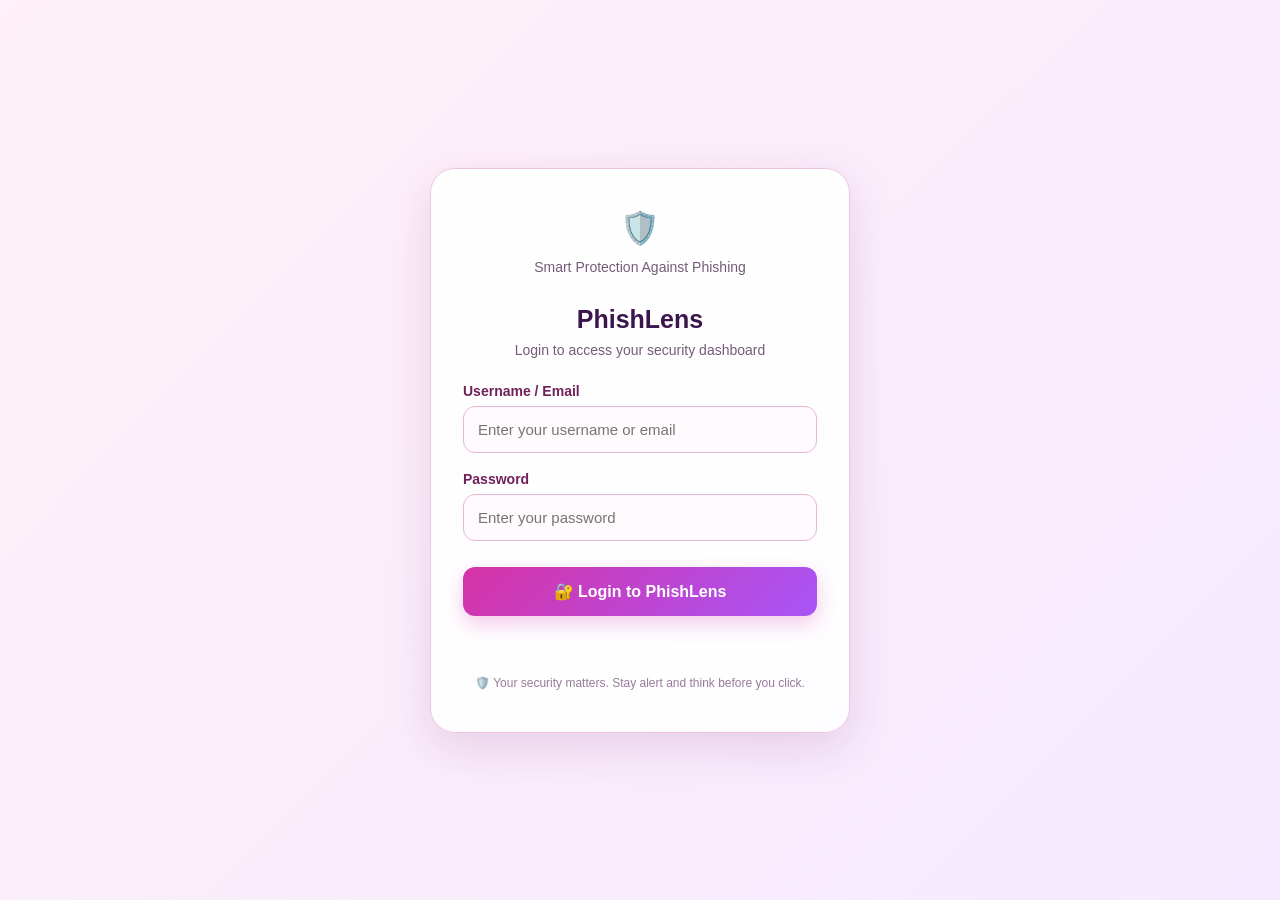
<file: index.html>
<!DOCTYPE html>
<html lang="en">
<head>
    <meta charset="UTF-8">
    <meta name="viewport" content="width=device-width, initial-scale=1.0">
    <title>PhishLens | Think Before You Click</title>

    <script>
        if (sessionStorage.getItem("phishlensLoggedIn") !== "true") {
            window.location.href = "login.html";
        }
    </script>

    <link rel="stylesheet" href="style.css">
    <script src="script.js" defer></script>

    <style>
        * {
            box-sizing: border-box;
        }

        body {
            margin: 0;
            color: #39164b;
            background: linear-gradient(135deg, #fff4fa, #f8eaff);
            font-family: Arial, sans-serif;
        }

        .container {
            width: 100%;
            max-width: 1400px;
            margin: auto;
            padding: 0 24px;
        }

        /* HEADER AND NAVIGATION */

        .site-header {
            display: flex;
            align-items: center;
            justify-content: space-between;
            gap: 20px;
            padding: 18px 0;
            border-bottom: 1px solid #f0d9ed;
        }

        .brand {
            display: flex;
            align-items: center;
            gap: 10px;
            font-size: 27px;
            font-weight: 800;
            white-space: nowrap;
        }

        .brand-icon {
            font-size: 34px;
        }

        .brand span {
            color: #d52da9;
        }

        .security-label {
            color: #754d80;
            font-size: 14px;
            white-space: nowrap;
        }

        .navbar {
            display: flex;
            justify-content: center;
            align-items: center;
            flex-wrap: wrap;
            gap: 8px;
            padding: 15px 0 20px;
        }

        .navbar a {
            display: inline-flex;
            align-items: center;
            justify-content: center;
            gap: 6px;
            padding: 11px 14px;
            border-radius: 25px;
            color: #592b70;
            text-decoration: none;
            font-size: 14px;
            font-weight: 700;
            border: 1px solid transparent;
            transition: 0.2s ease;
        }

        .navbar a:hover,
        .navbar a.active {
            color: white;
            background: linear-gradient(110deg, #d52eaa, #a849ed);
            box-shadow: 0 5px 15px #d52eaa30;
        }

        /* HERO */

        .hero {
            display: grid;
            grid-template-columns: 1fr 1fr;
            align-items: center;
            gap: 30px;
            padding: 50px 3% 65px;
        }

        .badge {
            display: inline-block;
            padding: 10px 17px;
            border: 1px solid #e9a7df;
            border-radius: 25px;
            color: #c42c9b;
            background: #ffebf8;
            font-size: 14px;
            font-weight: 700;
        }

        .hero h1 {
            margin: 24px 0 12px;
            font-size: clamp(38px, 5vw, 65px);
            line-height: 1.12;
            letter-spacing: -1.5px;
        }

        .gradient-text {
            color: #d52eaa;
        }

        .tagline {
            margin: 12px 0 25px;
            color: #603a78;
            font-size: clamp(23px, 3vw, 34px);
            font-style: italic;
        }

        .hero-description {
            max-width: 580px;
            color: #74627d;
            font-size: 18px;
            line-height: 1.8;
        }

        .hero-buttons {
            display: flex;
            flex-wrap: wrap;
            gap: 14px;
            margin-top: 30px;
        }

        .action-btn {
            display: inline-flex;
            align-items: center;
            justify-content: center;
            gap: 9px;
            padding: 16px 24px;
            border: 0;
            border-radius: 17px;
            color: white;
            background: linear-gradient(110deg, #d52eaa, #a849ed);
            text-decoration: none;
            font-size: 16px;
            font-weight: 700;
            cursor: pointer;
            box-shadow: 0 9px 20px #d52eaa30;
            transition: transform 0.2s;
        }

        .action-btn:hover {
            transform: translateY(-3px);
        }

        /* CYBERSECURITY ILLUSTRATION */

        .hero-art {
            display: flex;
            justify-content: center;
            align-items: center;
            min-width: 0;
        }

        .hero-art svg {
            display: block;
            width: 100%;
            max-width: 510px;
            height: auto;
        }

        /* ABOUT PROJECT */

        .about-section {
            display: grid;
            grid-template-columns: 0.8fr 1.5fr;
            align-items: center;
            gap: 35px;
            padding: 35px;
            margin-bottom: 65px;
            background: #ffffffd9;
            border: 1px solid #f1d8ed;
            border-radius: 30px;
            box-shadow: 0 10px 30px #b75ab00b;
        }

        .about-art {
            text-align: center;
        }

        .about-art svg {
            width: 100%;
            max-width: 290px;
            height: auto;
        }

        .section-title {
            margin: 17px 0;
            font-size: 32px;
        }

        .section-description {
            color: #74627d;
            font-size: 17px;
            line-height: 1.85;
        }

        /* FEATURES */

        .features-section {
            padding: 0 2% 65px;
        }

        .features-heading {
            margin: 17px 0 25px;
            font-size: 30px;
        }

        .features-grid {
            display: grid;
            grid-template-columns: repeat(4, minmax(0, 1fr));
            gap: 17px;
        }

        .feature-card {
            padding: 25px 17px;
            text-align: center;
            background: #ffffffdb;
            border: 1px solid #f1d8ed;
            border-radius: 23px;
            transition: transform 0.2s, box-shadow 0.2s;
        }

        .feature-card:hover {
            transform: translateY(-4px);
            box-shadow: 0 12px 25px #c65cb51a;
        }

        .feature-icon {
            display: flex;
            align-items: center;
            justify-content: center;
            width: 66px;
            height: 66px;
            margin: 0 auto 17px;
            border-radius: 50%;
            color: white;
            background: linear-gradient(135deg, #e83cb2, #a849ed);
            font-size: 29px;
        }

        .feature-card h3 {
            font-size: 18px;
            line-height: 1.4;
        }

        .feature-card p {
            color: #74627d;
            font-size: 14px;
            line-height: 1.7;
        }

        /* WHY PHISHLENS */

        .why-section {
            display: grid;
            grid-template-columns: 0.8fr 1.5fr;
            align-items: center;
            gap: 30px;
            padding: 32px;
            margin-bottom: 55px;
            border: 1px solid #efd4f0;
            border-radius: 30px;
            background: linear-gradient(115deg, #fbe2fa, #f4e6ff);
        }

        .why-art {
            text-align: center;
        }

        .why-art svg {
            width: 100%;
            max-width: 300px;
            height: auto;
        }

        .why-section h2 {
            margin: 17px 0 10px;
            font-size: 30px;
        }

        .why-section p {
            color: #684f76;
            font-size: 16px;
            line-height: 1.8;
        }

        .benefits {
            display: grid;
            grid-template-columns: repeat(4, minmax(0, 1fr));
            gap: 12px;
            margin-top: 25px;
        }

        .benefit {
            text-align: center;
            color: #634477;
            font-size: 13px;
            line-height: 1.5;
        }

        .benefit-icon {
            display: flex;
            align-items: center;
            justify-content: center;
            width: 43px;
            height: 43px;
            margin: 0 auto 9px;
            border-radius: 50%;
            background: #f4c9f0;
            font-size: 21px;
        }

        /* FOOTER */

        .site-footer {
            padding: 30px 15px;
            margin: 0 -24px;
            text-align: center;
            color: #62327c;
            background: linear-gradient(110deg, #f0d4ff, #fce0f6, #eac6ff);
        }

        .site-footer p {
            margin: 8px 0;
            line-height: 1.7;
        }

        .footer-tagline {
            font-size: 20px;
            font-style: italic;
            font-weight: 700;
        }

        /* RESPONSIVE */

        @media (max-width: 900px) {
            .site-header {
                flex-wrap: wrap;
            }

            .hero {
                grid-template-columns: 1fr;
                text-align: center;
                padding: 35px 2% 50px;
            }

            .hero-description {
                margin-left: auto;
                margin-right: auto;
            }

            .hero-buttons {
                justify-content: center;
            }

            .hero-art {
                max-width: 480px;
                margin: auto;
            }

            .features-grid {
                grid-template-columns: repeat(2, minmax(0, 1fr));
            }

            .about-section,
            .why-section {
                grid-template-columns: 1fr;
                text-align: center;
            }

            .about-art {
                order: 2;
            }
        }

        @media (max-width: 600px) {
            .container {
                padding: 0 15px;
            }

            .site-header {
                justify-content: center;
                gap: 10px;
            }

            .brand {
                font-size: 25px;
            }

            .security-label {
                font-size: 12px;
            }

            .navbar {
                gap: 6px;
                padding: 12px 0 18px;
            }

            .navbar a {
                padding: 9px 11px;
                font-size: 12px;
            }

            .hero {
                padding-top: 30px;
                gap: 20px;
            }

            .hero h1 {
                font-size: 39px;
            }

            .tagline {
                font-size: 25px;
            }

            .hero-description {
                font-size: 16px;
            }

            .hero-buttons {
                flex-direction: column;
            }

            .action-btn {
                width: 100%;
                padding: 16px;
            }

            .about-section {
                padding: 22px;
                gap: 15px;
                margin-bottom: 45px;
            }

            .section-title,
            .why-section h2 {
                font-size: 27px;
            }

            .section-description {
                font-size: 15px;
            }

            .features-section {
                padding-bottom: 45px;
            }

            .features-heading {
                font-size: 26px;
            }

            .features-grid {
                gap: 12px;
            }

            .feature-card {
                padding: 20px 12px;
            }

            .feature-card h3 {
                font-size: 16px;
            }

            .feature-card p {
                font-size: 13px;
            }

            .why-section {
                padding: 22px 16px;
                margin-bottom: 35px;
            }

            .benefits {
                grid-template-columns: repeat(2, minmax(0, 1fr));
                gap: 20px;
            }

            .site-footer {
                margin: 0 -15px;
            }
        }
    </style>
</head>

<body>

<div class="container">

    <!-- HEADER -->
    <header class="site-header">
        <div class="brand">
            <span class="brand-icon">🛡️</span>
            <div>Phish<span>Lens</span></div>
        </div>
        <div class="security-label">🔐 Security First</div>
    </header>

    <!-- STYLED NAVIGATION -->
    <nav class="navbar">
        <a href="index.html" class="active">⌂ Home</a>
        <a href="url-analyzer.html">↗ URL Analyzer</a>
        <a href="message-analyzer.html">✉ Message Analyzer</a>
        <a href="dashboard.html">▥ Dashboard</a>
        <a href="history.html">◷ History</a>
        <a href="safety.html">⬡ Safety Tips</a>
        <a href="login.html"
           onclick="sessionStorage.removeItem('phishlensLoggedIn')">
           ⇥ Logout
        </a>
    </nav>

    <!-- HERO SECTION -->
    <section class="hero">

        <div class="hero-content">
            <div class="badge">🛡️ Cybersecurity Awareness</div>

            <h1>
                Think Before<br>
                You <span class="gradient-text">Click.</span>
            </h1>

            <div class="tagline">Stay Alert. Stay Secure.</div>

            <p class="hero-description">
                PhishLens helps you identify suspicious URLs and messages,
                recognize common phishing warning signs, and build safer
                online habits.
            </p>

            <div class="hero-buttons">
                <button class="action-btn" onclick="runURLScan()">
                    🔗 Analyze URL
                </button>

                <button class="action-btn" onclick="runMessageScan()">
                    ✉ Analyze Message
                </button>
            </div>
        </div>

        <!-- CUSTOM CYBERSECURITY ILLUSTRATION -->
        <div class="hero-art">
            <svg viewBox="0 0 520 430" role="img"
                 aria-label="Cybersecurity illustration showing a laptop, shield, suspicious email and magnifying glass">
                <defs>
                    <linearGradient id="screenGradient" x1="0" y1="0" x2="1" y2="1">
                        <stop offset="0%" stop-color="#d85bdf"/>
                        <stop offset="100%" stop-color="#7545d9"/>
                    </linearGradient>
                    <linearGradient id="shieldGradient" x1="0" y1="0" x2="1" y2="1">
                        <stop offset="0%" stop-color="#f15dc5"/>
                        <stop offset="100%" stop-color="#8d42e6"/>
                    </linearGradient>
                </defs>

                <ellipse cx="260" cy="355" rx="220" ry="36" fill="#e8c9f8"/>
                <circle cx="260" cy="205" r="165" fill="#f4dafa"/>
                <circle cx="390" cy="125" r="68" fill="#e6c9ff"/>
                <circle cx="110" cy="265" r="65" fill="#f8d8ef"/>

                <!-- laptop -->
                <rect x="100" y="140" width="300" height="200" rx="17"
                      fill="#42216b"/>
                <rect x="112" y="152" width="276" height="174" rx="10"
                      fill="url(#screenGradient)"/>

                <!-- screen decoration -->
                <circle cx="135" cy="168" r="4" fill="#ffb4df"/>
                <circle cx="149" cy="168" r="4" fill="#f7d4ff"/>
                <circle cx="163" cy="168" r="4" fill="#ffb4df"/>

                <!-- shield -->
                <path d="M250 185 L310 207 L303 267
                         Q290 293 250 310 Q210 293 197 267
                         L190 207 Z"
                      fill="url(#shieldGradient)"
                      stroke="#f5dcff" stroke-width="5"/>

                <path d="M250 201 L294 217 L288 262
                         Q279 281 250 294 Q221 281 212 262
                         L206 217 Z"
                      fill="#fff1ff" opacity=".95"/>

                <!-- lock -->
                <rect x="233" y="240" width="34" height="28" rx="6"
                      fill="#7545d9"/>
                <path d="M240 240 V230 A10 10 0 0 1 260 230 V240"
                      fill="none" stroke="#7545d9" stroke-width="7"/>
                <circle cx="250" cy="251" r="4" fill="white"/>
                <path d="M250 254 V260" stroke="white" stroke-width="3"/>

                <!-- laptop base -->
                <path d="M80 340 H420 L452 365
                         Q454 373 439 373 H61
                         Q46 373 49 365 Z"
                      fill="#b58ae8"/>
                <path d="M195 347 H305 L315 359 H185 Z"
                      fill="#e9d7fb"/>

                <!-- suspicious email -->
                <g transform="translate(24 66) rotate(-8)">
                    <rect x="0" y="0" width="112" height="76" rx="12"
                          fill="#ffffff" stroke="#eaa8d8" stroke-width="4"/>
                    <path d="M5 9 L56 49 L107 9"
                          fill="none" stroke="#db68c6" stroke-width="6"/>
                    <path d="M5 68 L38 38 M107 68 L74 38"
                          fill="none" stroke="#f1a4db" stroke-width="4"/>
                    <circle cx="92" cy="9" r="17" fill="#ee4e9e"/>
                    <text x="92" y="16" text-anchor="middle"
                          font-size="22" font-weight="bold" fill="white">!</text>
                </g>

                <!-- suspicious website -->
                <g transform="translate(360 190)">
                    <rect x="0" y="0" width="125" height="70" rx="10"
                          fill="white" stroke="#cda5ef" stroke-width="3"/>
                    <path d="M0 22 H125" stroke="#cda5ef" stroke-width="3"/>
                    <circle cx="13" cy="11" r="3" fill="#e34ca8"/>
                    <circle cx="24" cy="11" r="3" fill="#b37aed"/>
                    <text x="62" y="49" text-anchor="middle"
                          font-size="20" font-weight="bold" fill="#9d54dc">www?</text>
                </g>

                <!-- magnifying glass -->
                <circle cx="365" cy="305" r="43" fill="#f9e8ff"
                        stroke="#5d348e" stroke-width="12"/>
                <circle cx="365" cy="305" r="29" fill="#ffffff" opacity=".7"/>
                <path d="M395 337 L432 375" stroke="#5d348e"
                      stroke-width="17" stroke-linecap="round"/>
                <path d="M395 337 L432 375" stroke="#d8b2fa"
                      stroke-width="7" stroke-linecap="round"/>

                <!-- sparkle details -->
                <path d="M167 82 L172 95 L185 100 L172 105 L167 118
                         L162 105 L149 100 L162 95 Z"
                      fill="#d64bc5"/>
                <path d="M437 86 L441 97 L452 101 L441 105 L437 116
                         L433 105 L422 101 L433 97 Z"
                      fill="#a55ae5"/>
                <circle cx="84" cy="190" r="6" fill="#e95bbf"/>
                <circle cx="445" cy="150" r="5" fill="#b47ae9"/>
            </svg>
        </div>
    </section>

    <!-- ABOUT PROJECT -->
    <section class="about-section">

        <div class="about-art">
            <svg viewBox="0 0 300 260" role="img"
                 aria-label="Illustration of a suspicious message being inspected">
                <circle cx="150" cy="130" r="110" fill="#f6ddfa"/>
                <circle cx="65" cy="65" r="25" fill="#e8c4fa"/>
                <circle cx="240" cy="200" r="30" fill="#efc7e8"/>

                <rect x="35" y="50" width="190" height="140" rx="17"
                      fill="#8f4bce"/>
                <rect x="45" y="66" width="170" height="112" rx="10"
                      fill="#fff5fc"/>

                <circle cx="58" cy="58" r="4" fill="#ffb4df"/>
                <circle cx="72" cy="58" r="4" fill="#d5a2f6"/>
                <circle cx="86" cy="58" r="4" fill="#ffb4df"/>

                <rect x="62" y="88" width="116" height="10" rx="5"
                      fill="#dba5ef"/>
                <rect x="62" y="108" width="95" height="8" rx="4"
                      fill="#ebc9f3"/>
                <rect x="62" y="125" width="110" height="8" rx="4"
                      fill="#ebc9f3"/>

                <path d="M90 142 L112 179 H68 Z" fill="#ed478b"/>
                <text x="90" y="169" text-anchor="middle"
<footer class="footer">
    <p>© 2026 PhishLens. All rights reserved.</p>
</footer>
</file>
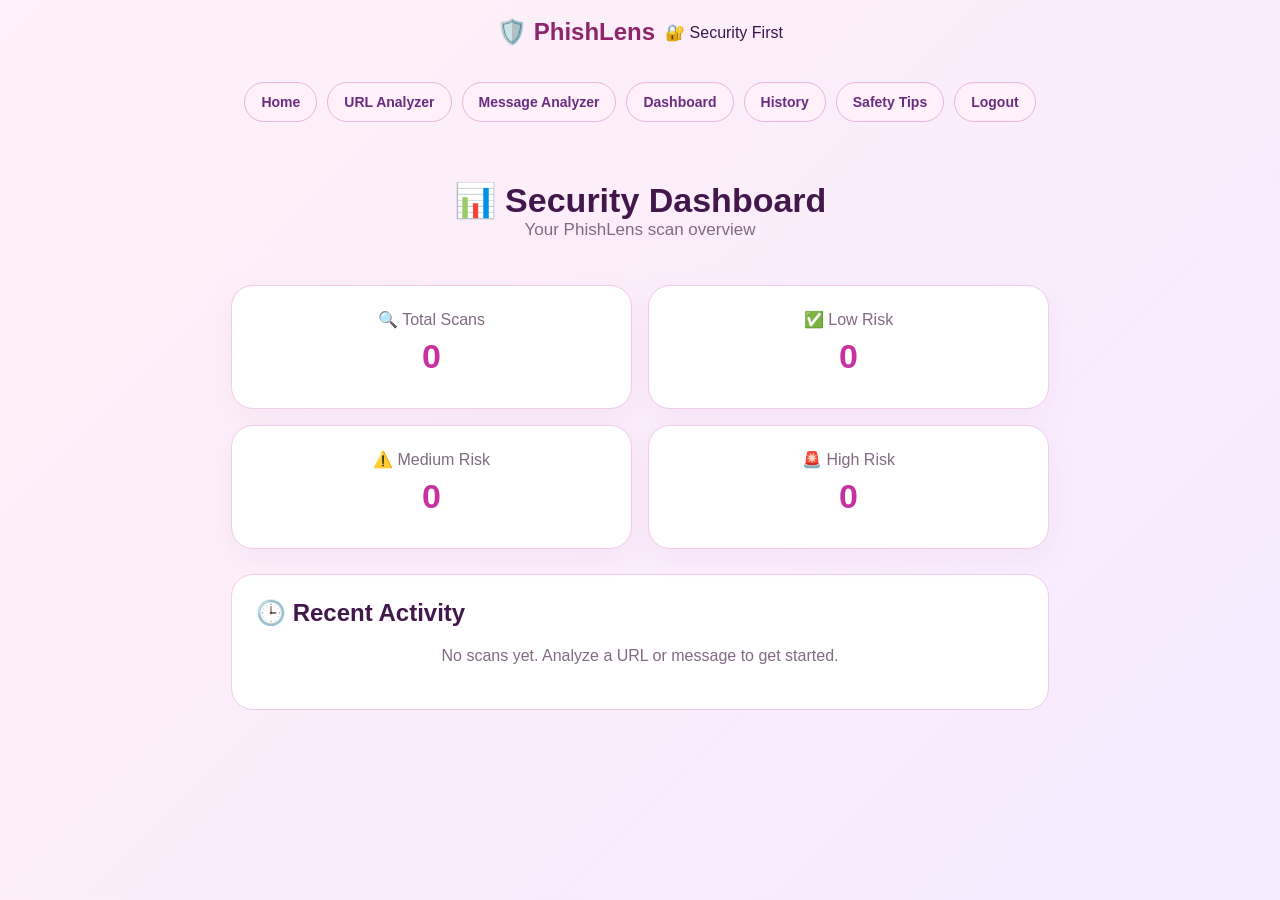
<file: dashboard.html>
<!DOCTYPE html>
<html lang="en">
<head>
    <meta charset="UTF-8">
    <meta name="viewport" content="width=device-width, initial-scale=1.0">
    <title>Dashboard - PhishLens</title>
    <link rel="stylesheet" href="style.css">

    <style>
        .dashboard-hero {
            text-align: center;
            padding: 40px 15px 25px;
        }

        .dashboard-hero h1 {
            color: #42184c;
            font-size: 34px;
        }

        .dashboard-hero p {
            color: #806b82;
            font-size: 17px;
        }

        .stats-grid {
            display: grid;
            grid-template-columns: repeat(2, minmax(0, 1fr));
            gap: 16px;
            max-width: 850px;
            margin: 20px auto;
            padding: 0 16px;
        }

        .stat-card {
            background: white;
            border: 1px solid #efcde8;
            border-radius: 22px;
            padding: 24px 12px;
            text-align: center;
            box-shadow: 0 8px 24px #d9a6d522;
        }

        .stat-card h2 {
            font-size: 34px;
            margin: 8px 0;
            color: #c832a0;
        }

        .stat-card p {
            color: #806b82;
            margin: 0;
        }

        .recent-card {
            max-width: 818px;
            margin: 25px auto;
            padding: 24px;
            background: white;
            border: 1px solid #efcde8;
            border-radius: 22px;
        }

        .recent-card h2 {
            color: #42184c;
        }

        .scan-item {
            padding: 14px 0;
            border-bottom: 1px solid #f1ddeb;
            overflow-wrap: anywhere;
        }

        .scan-item:last-child {
            border-bottom: none;
        }

        .empty-message {
            color: #806b82;
            text-align: center;
            padding: 20px 0;
        }

        @media (max-width: 600px) {
            .dashboard-hero h1 {
                font-size: 29px;
            }

            .recent-card {
                margin: 20px 16px;
                padding: 18px;
            }
        }
    </style>
</head>

<body>

<header class="navbar">
    <div class="logo">🛡️ PhishLens</div>
    <div>🔐 Security First</div>
</header>

<nav class="navbar">
    <a href="index.html">Home</a>
    <a href="url-analyzer.html">URL Analyzer</a>
    <a href="message-analyzer.html">Message Analyzer</a>
    <a href="dashboard.html">Dashboard</a>
    <a href="./history.html">History</a>
    <a href="safety.html">Safety Tips</a>
    <a href="login.html"
       onclick="sessionStorage.removeItem('phishlensLoggedIn')">
       Logout
    </a>
</nav>

<main>
    <section class="dashboard-hero">
        <h1>📊 Security Dashboard</h1>
        <p>Your PhishLens scan overview</p>
    </section>

    <section class="stats-grid">
        <div class="stat-card">
            <p>🔍 Total Scans</p>
            <h2 id="totalScans">0</h2>
        </div>

        <div class="stat-card">
            <p>✅ Low Risk</p>
            <h2 id="safeScans">0</h2>
        </div>

        <div class="stat-card">
            <p>⚠️ Medium Risk</p>
            <h2 id="mediumScans">0</h2>
        </div>

        <div class="stat-card">
            <p>🚨 High Risk</p>
            <h2 id="highScans">0</h2>
        </div>
    </section>

    <section class="recent-card">
        <h2>🕒 Recent Activity</h2>
        <div id="recentActivity" class="empty-message">
            Loading scan history...
        </div>
    </section>
</main>

<script>
    function loadDashboard() {
        let history = [];

        try {
            const saved = localStorage.getItem("phishingHistory");
            history = saved ? JSON.parse(saved) : [];

            if (!Array.isArray(history)) {
                history = [];
            }
        } catch (error) {
            history = [];
        }

        let low = 0;
        let medium = 0;
        let high = 0;

        history.forEach(function(scan) {
            const text = (
                (scan.risk || "") + " " +
                (scan.level || "") + " " +
                (scan.result || "") + " " +
                (scan.status || "")
            ).toLowerCase();

            const score = Number(
                scan.score ?? scan.riskScore ?? -1
            );

            if (
                text.includes("high") ||
                text.includes("phishing") ||
                (score >= 60 && score <= 100)
            ) {
                high++;
            } else if (
                text.includes("medium") ||
                text.includes("suspicious") ||
                (score >= 30 && score < 60)
            ) {
                medium++;
            } else if (
                text.includes("low") ||
                text.includes("safe") ||
                (score >= 0 && score < 30)
            ) {
                low++;
            }
        });

        document.getElementById("totalScans").textContent =
            history.length;
        document.getElementById("safeScans").textContent = low;
        document.getElementById("mediumScans").textContent = medium;
        document.getElementById("highScans").textContent = high;

        const recent = document.getElementById("recentActivity");
        recent.replaceChildren();

        if (history.length === 0) {
            recent.textContent = "No scans yet. Analyze a URL or message to get started.";
            recent.className = "empty-message";
            return;
        }

        recent.className = "";

        history.slice(-5).reverse().forEach(function(scan) {
            const item = document.createElement("div");
            item.className = "scan-item";

            const name = document.createElement("strong");
            name.textContent =
                scan.url || scan.message || scan.input ||
                scan.text || scan.type || "Security Scan";

            const details = document.createElement("div");
            details.textContent =
                "Result: " +
                (scan.risk || scan.level || scan.result ||
                 scan.status || "Recorded scan");

            item.appendChild(name);
            item.appendChild(details);
            recent.appendChild(item);
        });
    }

    loadDashboard();
</script>

</body>
</html>
</file>
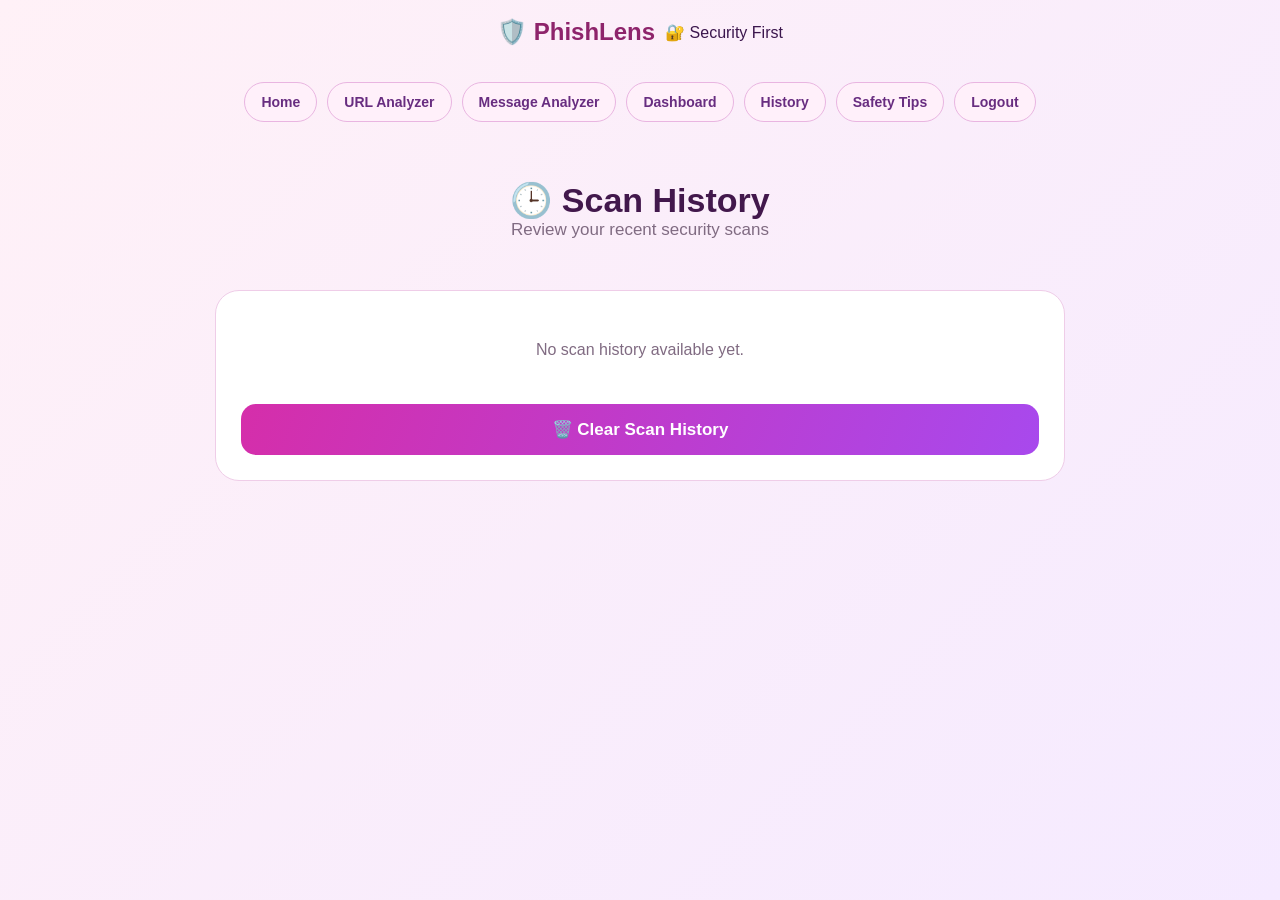
<file: history.html>
<!DOCTYPE html>
<html lang="en">
<head>
    <meta charset="UTF-8">
    <meta name="viewport" content="width=device-width, initial-scale=1.0">
    <title>Scan History - PhishLens</title>
    <link rel="stylesheet" href="style.css">

    <style>
        .history-hero {
            text-align: center;
            padding: 40px 15px 25px;
        }

        .history-hero h1 {
            color: #42184c;
            font-size: 34px;
        }

        .history-hero p {
            color: #806b82;
            font-size: 17px;
        }

        .history-card {
            max-width: 850px;
            margin: 25px auto;
            padding: 25px;
            background: white;
            border: 1px solid #efcde8;
            border-radius: 24px;
        }

        .history-item {
            padding: 20px;
            border-bottom: 1px solid #f1ddeb;
            overflow-wrap: anywhere;
        }

        .history-item:last-child {
            border-bottom: none;
        }

        .history-item h3 {
            color: #b92c94;
            margin: 0 0 8px;
        }

        .history-item p {
            margin: 5px 0;
            color: #604b65;
        }

        .clear-btn {
            display: block;
            width: 100%;
            padding: 15px;
            margin-top: 20px;
            border: none;
            border-radius: 15px;
            background: linear-gradient(110deg, #d52eaa, #a849ed);
            color: white;
            font-size: 17px;
            font-weight: bold;
            cursor: pointer;
        }

        .empty-message {
            text-align: center;
            color: #806b82;
            padding: 25px 0;
        }

        @media (max-width: 600px) {
            .history-card {
                margin: 20px 15px;
                padding: 18px;
            }

            .history-hero h1 {
                font-size: 29px;
            }
        }
    </style>
</head>

<body>

<header class="navbar">
    <div class="logo">🛡️ PhishLens</div>
    <div>🔐 Security First</div>
</header>

<nav class="navbar">
    <a href="index.html">Home</a>
    <a href="url-analyzer.html">URL Analyzer</a>
    <a href="message-analyzer.html">Message Analyzer</a>
    <a href="dashboard.html">Dashboard</a>
    <a href="history.html">History</a>
    <a href="safety.html">Safety Tips</a>
    <a href="login.html"
       onclick="sessionStorage.removeItem('phishlensLoggedIn')">
       Logout
    </a>
</nav>

<main>
    <section class="history-hero">
        <h1>🕒 Scan History</h1>
        <p>Review your recent security scans</p>
    </section>

    <section class="history-card">
        <div id="historyList" class="empty-message">
            Loading history...
        </div>

        <button class="clear-btn" onclick="clearHistory()">
            🗑️ Clear Scan History
        </button>
    </section>
</main>

<script>
    function getHistory() {
        try {
            const data = localStorage.getItem("phishingHistory");
            const history = data ? JSON.parse(data) : [];
            return Array.isArray(history) ? history : [];
        } catch (error) {
            return [];
        }
    }

    function displayHistory() {
        const list = document.getElementById("historyList");
        const history = getHistory();

        list.replaceChildren();

        if (history.length === 0) {
            list.className = "empty-message";
            list.textContent = "No scan history available yet.";
            return;
        }

        list.className = "";

        history.forEach(function(scan, index) {
            const item = document.createElement("div");
            item.className = "history-item";

            const heading = document.createElement("h3");
            heading.textContent = "Scan #" + (index + 1);

            const input = document.createElement("p");
            input.textContent =
                "Input: " +
                (scan.url || scan.message || scan.input ||
                 scan.text || scan.type || "Security Scan");

            const result = document.createElement("p");
            result.textContent =
                "Result: " +
                (scan.risk || scan.level || scan.result ||
                 scan.status || "Recorded scan");

            item.appendChild(heading);
            item.appendChild(input);
            item.appendChild(result);

            list.appendChild(item);
        });
    }

    function clearHistory() {
        if (!confirm("Are you sure you want to clear all scan history?")) {
            return;
        }

        localStorage.removeItem("phishingHistory");
        displayHistory();
    }

    displayHistory();
</script>

</body>
</html>
</file>
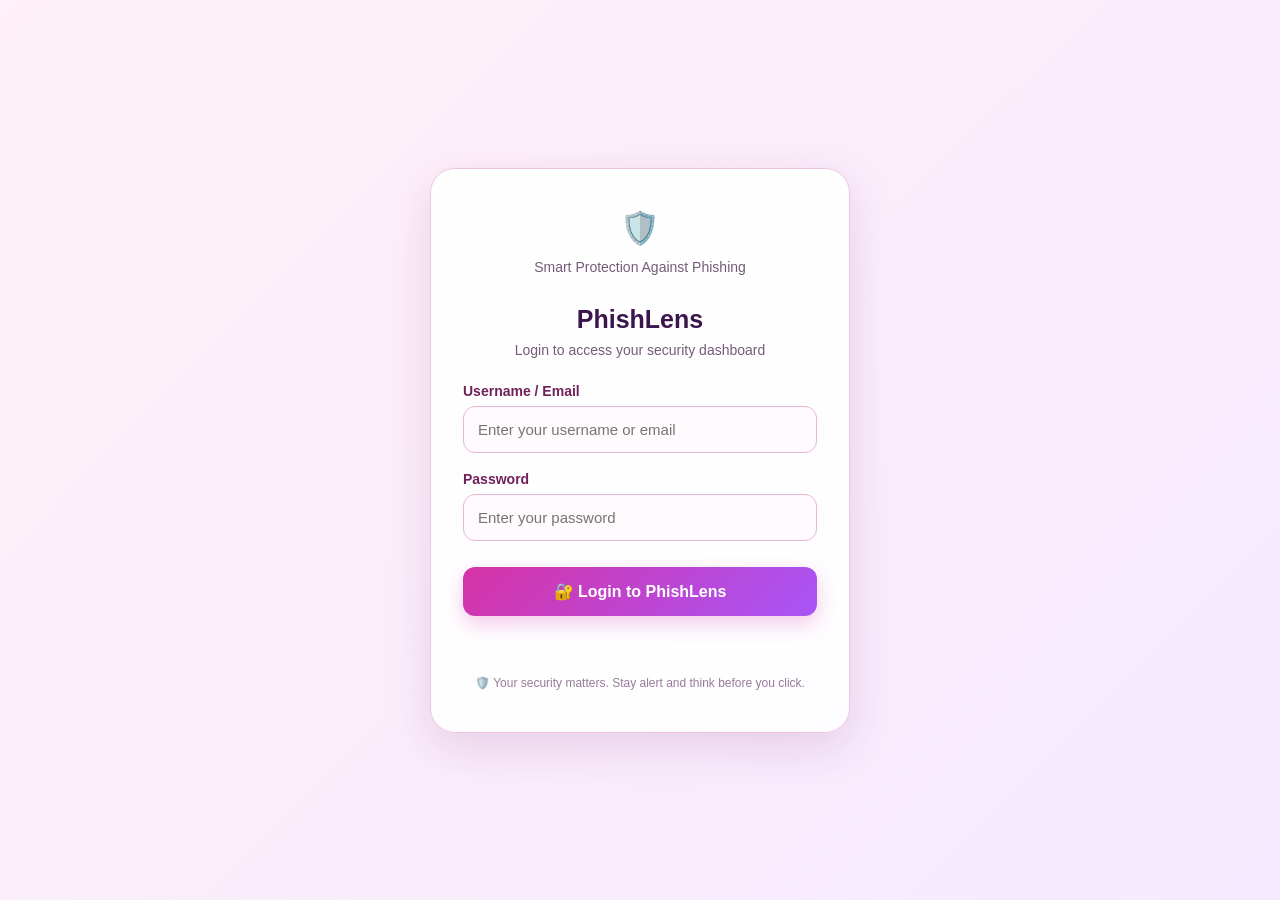
<file: login.html>
<!DOCTYPE html>
<html lang="en">

<head>

    <meta charset="UTF-8">
    <meta name="viewport" content="width=device-width, initial-scale=1.0">

    <title>PhishLens | Login</title>

    <style>

        * {
            margin: 0;
            padding: 0;
            box-sizing: border-box;
        }

        body {
            min-height: 100vh;
            font-family: Arial, sans-serif;
            background: linear-gradient(135deg, #fff1f7, #f5eaff);
            display: flex;
            justify-content: center;
            align-items: center;
            color: #3b164d;
        }

        .login-container {
            width: 90%;
            max-width: 420px;
            background: rgba(255, 255, 255, 0.92);
            padding: 40px 32px;
            border-radius: 25px;
            text-align: center;
            box-shadow: 0 15px 45px rgba(142, 36, 107, 0.15);
            border: 1px solid #f0c4df;
        }

        /* PhishLens Logo */

        .logo {
            font-size: 32px;
            font-weight: bold;
            color: #8e246b;
            margin-bottom: 12px;

            animation: logoFloat 3s ease-in-out infinite;
        }

        .logo span {
            color: #d633a6;
        }

        @keyframes logoFloat {

            0%, 100% {
                transform: translateY(0);
            }

            50% {
                transform: translateY(-6px);
            }

        }

        .tagline {
            color: #745b78;
            font-size: 14px;
            margin-bottom: 30px;
        }

        .login-title {
            font-size: 25px;
            margin-bottom: 8px;
            color: #3b164d;
        }

        .login-subtitle {
            color: #745b78;
            font-size: 14px;
            margin-bottom: 25px;
        }

        .input-box {
            text-align: left;
            margin-bottom: 18px;
        }

        .input-box label {
            display: block;
            font-size: 14px;
            font-weight: bold;
            margin-bottom: 7px;
            color: #70205a;
        }

        .input-box input {
            width: 100%;
            padding: 14px;
            border: 1px solid #e5b8d6;
            border-radius: 12px;
            outline: none;
            font-size: 15px;
            background: #fffafd;
            color: #3b164d;
        }

        .input-box input:focus {
            border-color: #d633a6;
            box-shadow: 0 0 0 3px rgba(214, 51, 166, 0.10);
        }

        .login-btn {
            width: 100%;
            padding: 15px;
            margin-top: 8px;
            border: none;
            border-radius: 12px;
            background: linear-gradient(135deg, #d633a6, #a855f7);
            color: white;
            font-size: 16px;
            font-weight: bold;
            cursor: pointer;
            box-shadow: 0 8px 20px rgba(214, 51, 166, 0.25);
            transition: transform 0.2s ease, box-shadow 0.2s ease;
        }

        .login-btn:hover {
            transform: translateY(-2px);
            box-shadow: 0 10px 25px rgba(214, 51, 166, 0.30);
        }

        .login-btn:active {
            transform: scale(0.97);
        }

        .security-note {
            margin-top: 25px;
            font-size: 12px;
            color: #977b99;
            line-height: 1.5;
        }

        .message {
            margin-top: 15px;
            font-size: 13px;
            color: #c0268f;
            min-height: 18px;
        }

        @media (max-width: 500px) {

            .login-container {
                padding: 32px 22px;
            }

            .logo {
                font-size: 28px;
            }

            .login-title {
                font-size: 23px;
            }

        }

    </style>

</head>


<body>

    <div class="login-container">

        <div class="logo">
            🛡️ 
        </div>

        <p class="tagline">
            Smart Protection Against Phishing
        </p>

        <h2 class="login-title">
            PhishLens
        </h2>

        <p class="login-subtitle">
            Login to access your security dashboard
        </p>


        <form onsubmit="loginUser(event)">

            <div class="input-box">

                <label for="username">
                    Username / Email
                </label>

                <input
                    type="text"
                    id="username"
                    placeholder="Enter your username or email"
                    required
                >

            </div>


            <div class="input-box">

                <label for="password">
                    Password
                </label>

                <input
                    type="password"
                    id="password"
                    placeholder="Enter your password"
                    required
                >

            </div>


            <button class="login-btn" type="submit">
                🔐 Login to PhishLens
            </button>

            <div id="message" class="message"></div>

        </form>


        <p class="security-note">
            🛡️ Your security matters. Stay alert and think before you click.
        </p>

    </div>


    <script>

        function loginUser(event) {

    event.preventDefault();

    let username = document.getElementById("username").value.trim();
    let password = document.getElementById("password").value.trim();
    let message = document.getElementById("message");

    if (username === "" || password === "") {

        message.textContent = "Please enter your login details.";
        return;

    }

   if (username !== "" && password !== "") {

        message.textContent = "Login successful! Opening PhishLens...";

        sessionStorage.setItem("phishlensLoggedIn", "true");

        setTimeout(function() {

            window.location.href = "index.html";

        }, 700);

    } else {

        message.textContent = "Invalid username or password.";

    }
      }

    </script>

</body>

</html>
</file>
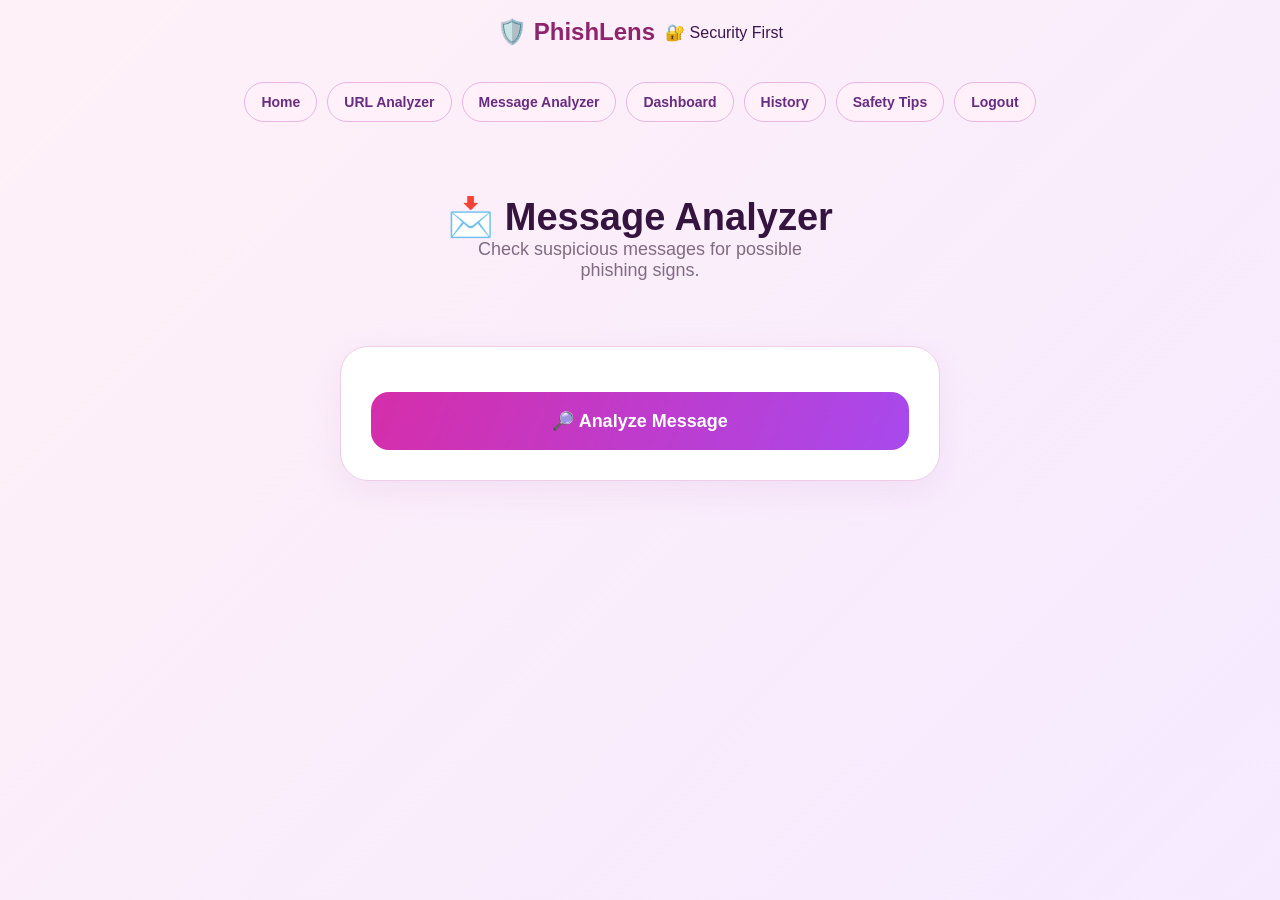
<file: message-analyzer.html>
<!DOCTYPE html>
<html lang="en">
<head>
    <meta charset="UTF-8">
    <meta name="viewport" content="width=device-width, initial-scale=1.0">
    <title>Message Analyzer - PhishLens</title>

    <link rel="stylesheet" href="style.css">

    <style>
        .message-hero {
            text-align: center;
            padding: 55px 20px 30px;
        }

        .message-hero h1 {
            font-size: 38px;
            color: #35143f;
        }

        .message-hero p {
            font-size: 18px;
            color: #806b82;
        }

        .analyzer-card {
            max-width: 600px;
            margin: 35px auto;
            padding: 30px;
            background: white;
            border: 1px solid #efcde8;
            border-radius: 28px;
            text-align: center;
            box-shadow: 0 10px 35px #d9a6d533;
        }

        .main-btn, .action-btn {
            width: 100%;
            padding: 18px;
            border: none;
            border-radius: 18px;
            font-size: 18px;
            font-weight: bold;
            cursor: pointer;
            background: linear-gradient(110deg, #d52eaa, #a849ed);
            color: white;
            margin-top: 15px;
        }

        .modal {
            display: none;
            position: fixed;
            inset: 0;
            z-index: 9999;
            background: #35143f66;
            align-items: center;
            justify-content: center;
            padding: 18px;
        }

        .modal-box {
            width: 100%;
            max-width: 520px;
            max-height: 90vh;
            overflow-y: auto;
            background: white;
            border: 2px solid #efcde8;
            border-radius: 28px;
            padding: 25px;
            box-sizing: border-box;
        }

        .modal-box h2 {
            text-align: center;
            color: #cc329f;
            font-size: 27px;
        }

        .modal-box p {
            color: #806b82;
            font-size: 17px;
        }

        #messageInput {
            box-sizing: border-box;
            width: 100%;
            min-height: 180px;
            padding: 15px;
            border: 2px solid #e1afd4;
            border-radius: 18px;
            background: #fff3fa;
            font-size: 17px;
            resize: vertical;
        }

        .cancel-btn {
            width: 100%;
            padding: 17px;
            margin-top: 12px;
            border: 1px solid #e4bfd9;
            border-radius: 18px;
            background: #fce7f3;
            color: #8d285f;
            font-size: 18px;
            font-weight: bold;
        }

        .result-box {
            text-align: center;
        }

        .result-box h2 {
            color: #cc329f;
        }

        #resultDetails {
            text-align: left;
            line-height: 1.7;
            overflow-wrap: anywhere;
        }

        @media (max-width: 600px) {
            .message-hero h1 {
                font-size: 30px;
            }

            .analyzer-card {
                margin: 25px 15px;
                padding: 22px;
            }

            .modal-box {
                padding: 20px;
            }
        }
    </style>
</head>

<body>

<header class="navbar">
    <div class="logo">🛡️ PhishLens</div>
    <div>🔐 Security First</div>
</header>

<nav class="navbar">
    <a href="index.html">Home</a>
    <a href="url-analyzer.html">URL Analyzer</a>
    <a href="message-analyzer.html">Message Analyzer</a>
    <a href="dashboard.html">Dashboard</a>
    <a href="history.html">History</a>
    <a href="safety.html">Safety Tips</a>
    <a href="login.html"
       onclick="sessionStorage.removeItem('phishlensLoggedIn')">
       Logout
    </a>
</nav>

<main>
    <section class="message-hero">
        <h1>📩 Message Analyzer</h1>
        <p>Check suspicious messages for possible<br>
           phishing signs.</p>
    </section>

    <section class="analyzer-card">
        <button class="main-btn" onclick="openMessageModal()">
            🔎 Analyze Message
        </button>
    </section>
</main>

<!-- MESSAGE INPUT POPUP -->
<div class="modal" id="messageModal">
    <div class="modal-box">
        <h2>📩 Analyze Message</h2>
        <p>Paste a suspicious message below:</p>

        <textarea id="messageInput"
            placeholder="Example: Your account has been selected for a reward. Click here to claim..."></textarea>

        <button class="action-btn" onclick="analyzeMessage()">
            🔎 Analyze Message
        </button>

        <button class="cancel-btn" onclick="closeMessageModal()">
            ❌ Cancel
        </button>
    </div>
</div>

<!-- RESULT POPUP -->
<div class="modal" id="resultModal">
    <div class="modal-box result-box">
        <h2 id="resultTitle">Analysis Result</h2>
        <div id="resultDetails"></div>

        <button class="action-btn" onclick="closeResultModal()">
            OK
        </button>
    </div>
</div>

<script>
    function openMessageModal() {
        document.getElementById("messageInput").value = "";
        document.getElementById("messageModal").style.display = "flex";
    }

    function closeMessageModal() {
        document.getElementById("messageModal").style.display = "none";
    }

    function closeResultModal() {
        document.getElementById("resultModal").style.display = "none";
    }

    function analyzeMessage() {
        const message = document.getElementById("messageInput")
            .value.trim();

        if (!message) {
            alert("Please enter a message to analyze.");
            return;
        }

        let score = 0;
        let reasons = [];

        const rules = [
            {
                pattern: /urgent|immediately|act now|limited time/i,
                points: 20,
                reason: "Urgent or pressuring language"
            },
            {
                pattern: /password|otp|pin|cvv|bank details/i,
                points: 25,
                reason: "Requests sensitive information"
            },
            {
                pattern: /click here|verify now|login now|claim now/i,
                points: 20,
                reason: "Encourages clicking or verification"
            },
            {
                pattern: /suspended|blocked|locked|account problem/i,
                points: 20,
                reason: "Threatens an account problem"
            },
            {
                pattern: /prize|reward|winner|free gift|lottery/i,
                points: 20,
                reason: "Unexpected prize or reward"
            },
            {
                pattern: /http:\/\/|https:\/\//i,
                points: 15,
                reason: "Contains a link"
            }
        ];

        rules.forEach(function(rule) {
            if (rule.pattern.test(message)) {
                score += rule.points;
                reasons.push(rule.reason);
            }
        });

        score = Math.min(score, 100);

        let level;
        let title;

        if (score >= 60) {
            level = "HIGH RISK";
            title = "⚠️ Potential Phishing Message";
        } else if (score >= 30) {
            level = "MEDIUM RISK";
            title = "⚠️ Suspicious Message";
        } else {
            level = "LOW RISK";
            title = "✅ Lower Risk Message";
        }

        if (reasons.length === 0) {
            reasons.push("No common warning keywords were detected.");
        }
      let total = Number(localStorage.getItem("totalScanCount")) || 0;
total++;
localStorage.setItem("totalScanCount", total);
let history = JSON.parse(localStorage.getItem("phishingHistory")) || [];

history.unshift({
    type: "MESSAGE",
    target: message,
    score: score,
    level: level,
    time: new Date().toLocaleString()
});

if (history.length > 10) {
    history = history.slice(0, 10);
}

localStorage.setItem("phishingHistory", JSON.stringify(history));
        document.getElementById("resultTitle").textContent = title;

        const details = document.getElementById("resultDetails");
        details.replaceChildren();

        const scoreLine = document.createElement("p");
        scoreLine.textContent = "Risk Score: " + score + "/100";
        details.appendChild(scoreLine);

        const levelLine = document.createElement("p");
        levelLine.textContent = "Risk Level: " + level;
        details.appendChild(levelLine);

        const heading = document.createElement("p");
        heading.textContent = "Warning signs:";
        details.appendChild(heading);

        const list = document.createElement("ul");

        reasons.forEach(function(reason) {
            const item = document.createElement("li");
            item.textContent = reason;
            list.appendChild(item);
        });

        details.appendChild(list);

        const advice = document.createElement("p");
        advice.textContent =
            "Safety tip: Do not click suspicious links or share passwords, OTPs, or banking details. This is a basic rule-based check, not a guarantee.";
        details.appendChild(advice);

      
      
        closeMessageModal();
        document.getElementById("resultModal").style.display = "flex";
    }

    window.addEventListener("click", function(event) {
        if (event.target === document.getElementById("messageModal")) {
            closeMessageModal();
        }

        if (event.target === document.getElementById("resultModal")) {
            closeResultModal();
        }
    });
</script>
<script>
document.addEventListener("DOMContentLoaded", function () {
    document.querySelectorAll(".navbar a").forEach(function (link) {
        link.addEventListener("click", function () {
            document.querySelectorAll(".modal").forEach(function (modal) {
                modal.style.display = "none";
            });
        });
    });
});
</script>
</body>
</html>
</file>
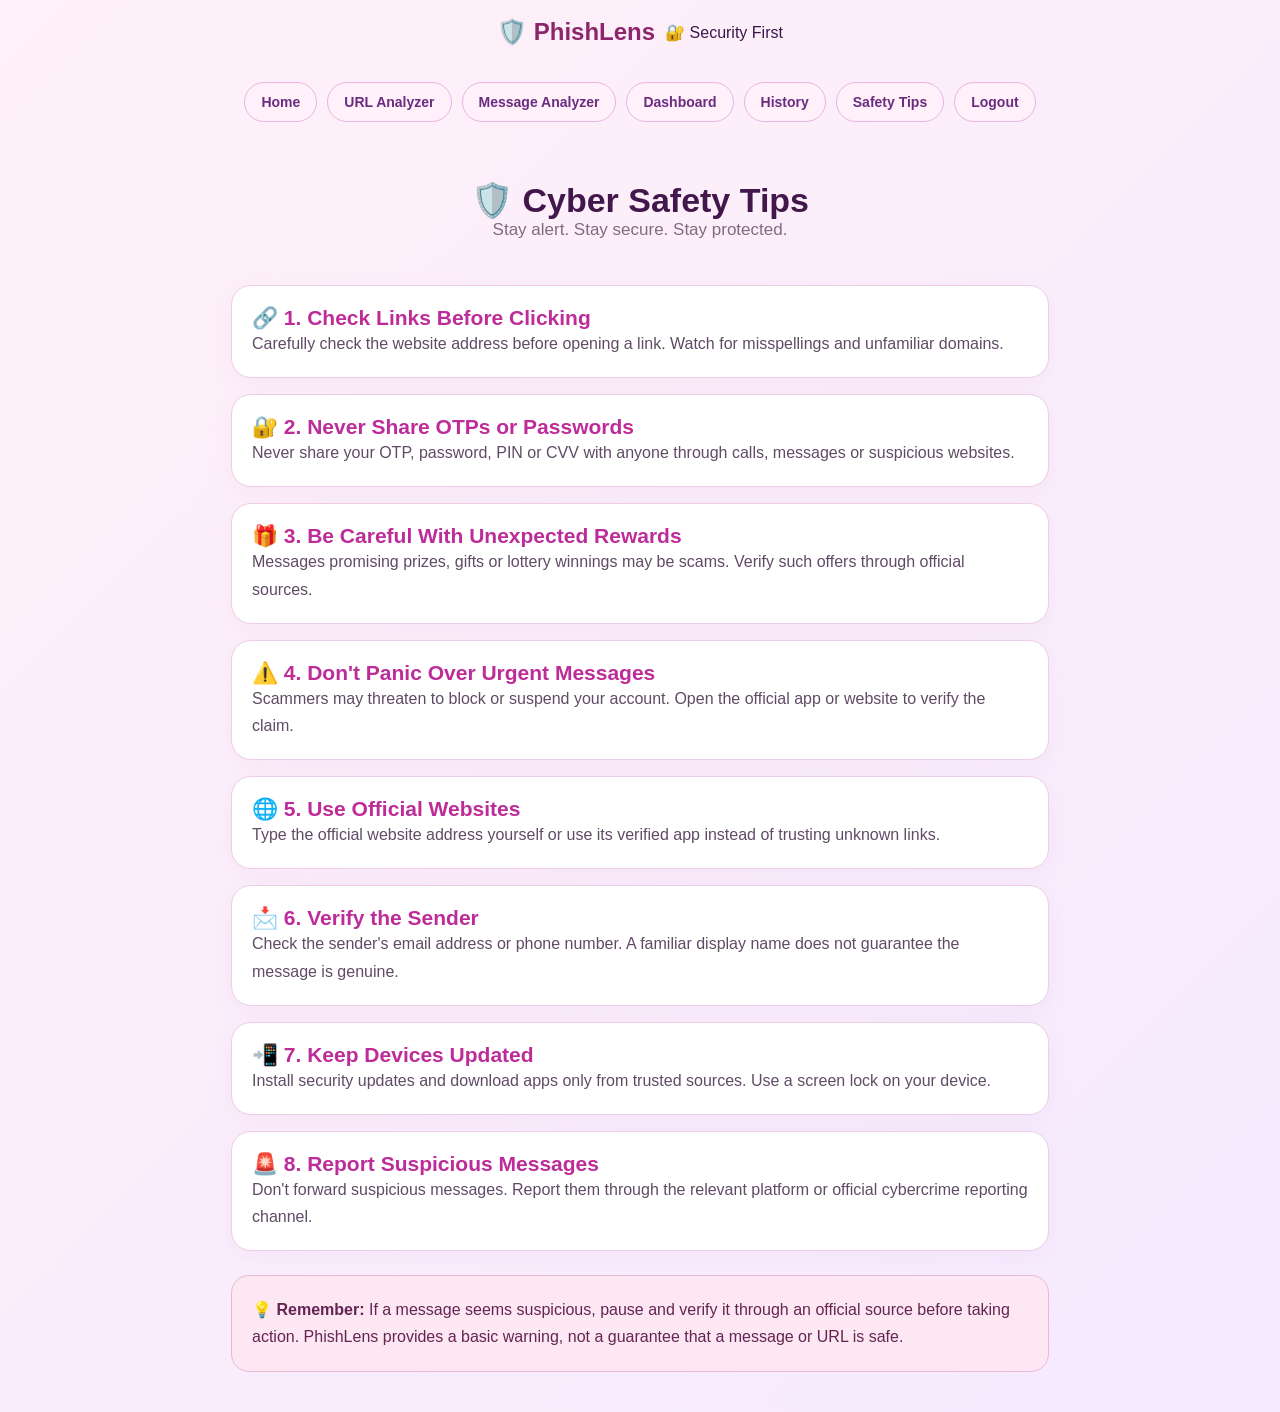
<file: safety.html>
<!DOCTYPE html>
<html lang="en">
<head>
    <meta charset="UTF-8">
    <meta name="viewport" content="width=device-width, initial-scale=1.0">
    <title>Safety Tips - PhishLens</title>
    <link rel="stylesheet" href="style.css">

    <style>
        .safety-hero {
            text-align: center;
            padding: 40px 15px 25px;
        }

        .safety-hero h1 {
            color: #42184c;
            font-size: 34px;
        }

        .safety-hero p {
            color: #806b82;
            font-size: 17px;
        }

        .tips-container {
            max-width: 850px;
            margin: 20px auto 40px;
            padding: 0 16px;
        }

        .tip-card {
            background: white;
            border: 1px solid #efcde8;
            border-radius: 20px;
            padding: 20px;
            margin-bottom: 16px;
            box-shadow: 0 6px 20px #d9a6d51c;
        }

        .tip-card h2 {
            color: #bd2c98;
            font-size: 21px;
            margin-top: 0;
        }

        .tip-card p {
            color: #604b65;
            font-size: 16px;
            line-height: 1.7;
            margin-bottom: 0;
        }

        .safety-note {
            background: #fce7f3;
            border: 1px solid #e9b8d9;
            border-radius: 18px;
            padding: 20px;
            color: #642552;
            line-height: 1.7;
            margin-top: 24px;
        }

        @media (max-width: 600px) {
            .safety-hero h1 {
                font-size: 29px;
            }

            .tip-card {
                padding: 18px;
            }
        }
    </style>
</head>

<body>

<header class="navbar">
    <div class="logo">🛡️ PhishLens</div>
    <div>🔐 Security First</div>
</header>

<nav class="navbar">
    <a href="index.html">Home</a>
    <a href="url-analyzer.html">URL Analyzer</a>
    <a href="message-analyzer.html">Message Analyzer</a>
    <a href="dashboard.html">Dashboard</a>
    <a href="history.html">History</a>
    <a href="safety.html">Safety Tips</a>
    <a href="login.html"
       onclick="sessionStorage.removeItem('phishlensLoggedIn')">
       Logout
    </a>
</nav>

<main>
    <section class="safety-hero">
        <h1>🛡️ Cyber Safety Tips</h1>
        <p>Stay alert. Stay secure. Stay protected.</p>
    </section>

    <section class="tips-container">

        <div class="tip-card">
            <h2>🔗 1. Check Links Before Clicking</h2>
            <p>Carefully check the website address before opening a link. Watch for misspellings and unfamiliar domains.</p>
        </div>

        <div class="tip-card">
            <h2>🔐 2. Never Share OTPs or Passwords</h2>
            <p>Never share your OTP, password, PIN or CVV with anyone through calls, messages or suspicious websites.</p>
        </div>

        <div class="tip-card">
            <h2>🎁 3. Be Careful With Unexpected Rewards</h2>
            <p>Messages promising prizes, gifts or lottery winnings may be scams. Verify such offers through official sources.</p>
        </div>

        <div class="tip-card">
            <h2>⚠️ 4. Don't Panic Over Urgent Messages</h2>
            <p>Scammers may threaten to block or suspend your account. Open the official app or website to verify the claim.</p>
        </div>

        <div class="tip-card">
            <h2>🌐 5. Use Official Websites</h2>
            <p>Type the official website address yourself or use its verified app instead of trusting unknown links.</p>
        </div>

        <div class="tip-card">
            <h2>📩 6. Verify the Sender</h2>
            <p>Check the sender's email address or phone number. A familiar display name does not guarantee the message is genuine.</p>
        </div>

        <div class="tip-card">
            <h2>📲 7. Keep Devices Updated</h2>
            <p>Install security updates and download apps only from trusted sources. Use a screen lock on your device.</p>
        </div>

        <div class="tip-card">
            <h2>🚨 8. Report Suspicious Messages</h2>
            <p>Don't forward suspicious messages. Report them through the relevant platform or official cybercrime reporting channel.</p>
        </div>

        <div class="safety-note">
            <strong>💡 Remember:</strong> If a message seems suspicious, pause and verify it through an official source before taking action. PhishLens provides a basic warning, not a guarantee that a message or URL is safe.
        </div>

    </section>
</main>

</body>
</html>
</file>
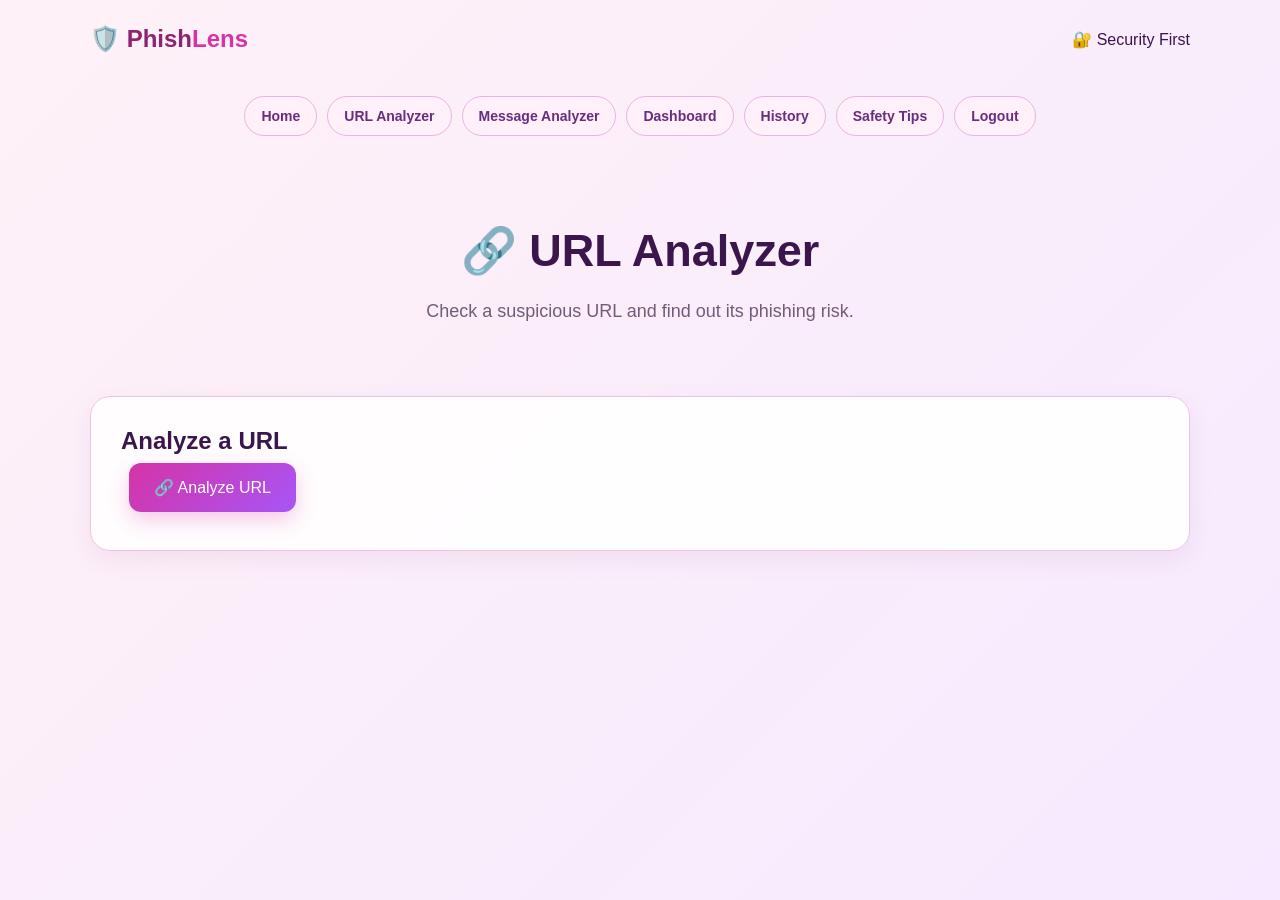
<file: url-analyzer.html>
<!DOCTYPE html>
<html lang="en">
<head>
    <meta charset="UTF-8">
    <meta name="viewport" content="width=device-width, initial-scale=1.0">
    <title>URL Analyzer - PhishLens</title>

    <link rel="stylesheet" href="style.css">
</head>

<body>

    <div class="container">

        <header>
            <div class="logo">
                🛡️ Phish<span>Lens</span>
            </div>

            <div>
                🔐 Security First
            </div>
        </header>

        <nav class="navbar">
            <a href="index.html">Home</a>
            <a href="url-analyzer.html">URL Analyzer</a>
            <a href="message-analyzer.html">Message Analyzer</a>
            <a href="dashboard.html">Dashboard</a>
            <a href="history.html">History</a>
            <a href="safety.html">Safety Tips</a>
            <a href="login.html" onclick="sessionStorage.removeItem('phishlensLoggedIn')">Logout</a>
        </nav>

        <section class="hero">
            <h1>🔗 URL Analyzer</h1>
            <p>Check a suspicious URL and find out its phishing risk.</p>
        </section>

        <section class="card">
            <h2>Analyze a URL</h2>

            

            <button class="btn primary" onclick="runURLScan()">
                🔗 Analyze URL
            </button>
        </section>

        <div id="urlResult"></div>

    </div>

    <!-- Scanning Overlay -->
    <div id="scanOverlay" class="scan-overlay" style="display:none;">
        <div>
            <h2>🔍 Scanning URL...</h2>
            <p id="scanProgress">0%</p>
        </div>
    </>

    <script src="script.js"></script>

</body>
</html>
</file>
<file: style.css>
* {
    margin: 0;
    padding: 0;
    box-sizing: border-box;
}

body {
    font-family: Arial, sans-serif;
    background: linear-gradient(135deg, #fff1f7, #f5eaff);
    color: #3b164d;
    min-height: 100vh;
}

.container {
    width: 90%;
    max-width: 1100px;
    margin: auto;
}

header {
    display: flex;
    justify-content: space-between;
    align-items: center;
    padding: 25px 0;
}

.logo {
    font-size: 24px;
    font-weight: bold;
    color: #8e246b;
}

.logo span {
    color: #d633a6;
}

.hero {
    text-align: center;
    padding: 70px 10px;
}

.badge {
    display: inline-block;
    padding: 8px 16px;
    border: 1px solid #d633a6;
    border-radius: 30px;
    color: #c0268f;
    background: #ffe5f3;
    margin-bottom: 20px;
}

.hero h1 {
    font-size: 45px;
    margin-bottom: 20px;
    color: #3b164d;
}

.hero h1 span {
    color: #d633a6;
}

.hero p {
    color: #745b78;
    font-size: 18px;
    max-width: 650px;
    margin: auto;
    line-height: 1.6;
}

.buttons {
    margin-top: 35px;
}

.btn {
    padding: 15px 25px;
    border-radius: 12px;
    border: none;
    margin: 8px;
    font-size: 16px;
    cursor: pointer;
}

.primary {
    background: linear-gradient(135deg, #d633a6, #a855f7);
    color: white;
    box-shadow: 0 8px 20px rgba(214, 51, 166, 0.25);
}

.secondary {
    background: linear-gradient(135deg, #d633a6, #a855f7);
    color: white;
    border: none;
    box-shadow: 0 8px 20px rgba(214, 51, 166, 0.25);
}

.features {
    display: grid;
    grid-template-columns: repeat(3, 1fr);
    gap: 20px;
    margin: 30px 0 70px;
}

.card {
    background: rgba(255, 255, 255, 0.9);
    padding: 30px;
    border-radius: 20px;
    border: 1px solid #f0c4df;
    box-shadow: 0 8px 25px rgba(142, 36, 107, 0.08);
}

.card h3 {
    margin: 15px 0 10px;
    color: #70205a;
}

.card p {
    color: #745b78;
    line-height: 1.5;
}

.icon {
    font-size: 35px;
}

footer {
    text-align: center;
    padding: 25px;
    color: #977b99;
}

@media (max-width: 700px) {
    .hero h1 {
        font-size: 34px;
    }

    .features {
        grid-template-columns: 1fr;
    }

    .btn {
        width: 90%;
    }
}
.safety {
    margin: 20px 0 70px;
}

.safety-title {
    text-align: center;
    margin-bottom: 35px;
}

.safety-title h2 {
    font-size: 32px;
    margin: 15px 0;
    color: #3b164d;
}

.safety-title h2 span {
    color: #d633a6;
}

.safety-title p {
    color: #745b78;
    max-width: 650px;
    margin: auto;
    line-height: 1.6;
}

.safety-grid {
    display: grid;
    grid-template-columns: repeat(2, 1fr);
    gap: 20px;
}

.safety-card {
    background: rgba(255, 255, 255, 0.9);
    padding: 25px;
    border-radius: 20px;
    border: 1px solid #f0c4df;
    box-shadow: 0 8px 25px rgba(142, 36, 107, 0.08);
}

.safety-icon {
    font-size: 32px;
    margin-bottom: 12px;
}

.safety-card h3 {
    color: #70205a;
    margin-bottom: 10px;
}

.safety-card p {
    color: #745b78;
    line-height: 1.5;
}

.safety-message {
    text-align: center;
    margin-top: 30px;
    padding: 18px;
    border-radius: 15px;
    background: #ffe5f3;
    color: #8e246b;
    font-weight: bold;
    border: 1px solid #f0c4df;
}

@media (max-width: 700px) {
    .safety-grid {
        grid-template-columns: 1fr;
    }

    .safety-title h2 {
        font-size: 27px;
    }
}
.history {
    margin: 20px 0 70px;
}

.history-title {
    text-align: center;
    margin-bottom: 30px;
}

.history-title h2 {
    font-size: 32px;
    margin: 15px 0;
    color: #3b164d;
}

.history-title h2 span {
    color: #d633a6;
}

.history-title p {
    color: #745b78;
}

.history-list {
    display: flex;
    flex-direction: column;
    gap: 12px;
}

.history-item {
    background: rgba(255, 255, 255, 0.9);
    padding: 18px;
    border-radius: 16px;
    border: 1px solid #f0c4df;
    box-shadow: 0 6px 18px rgba(142, 36, 107, 0.07);
}

.history-item strong {
    color: #70205a;
}

.history-item small {
    color: #977b99;
}

.empty-history {
    text-align: center;
    padding: 30px;
    background: #fff1f7;
    border: 1px solid #f0c4df;
    border-radius: 18px;
    color: #8e246b;
    line-height: 1.8;
}

.empty-history small {
    color: #977b99;
}

.clear-history {
    display: block;
    margin: 20px auto 0;
    padding: 12px 22px;
    border: 1px solid #e5a8d2;
    border-radius: 12px;
    background: white;
    color: #a12678;
    font-size: 15px;
    font-weight: bold;
}
/* ===== SCAN HISTORY UPGRADE ===== */

.scan-count {
    display: inline-block;
    margin-top: 18px;
    padding: 8px 16px;
    border-radius: 20px;
    background: #ffe5f3;
    color: #8e246b;
    border: 1px solid #f0c4df;
    font-size: 14px;
    font-weight: bold;
}

.history-item {
    background: rgba(255, 255, 255, 0.95);
    padding: 20px;
    border-radius: 18px;
    border: 1px solid #f0c4df;
    box-shadow: 0 8px 22px rgba(142, 36, 107, 0.08);
}

.history-item strong {
    color: #70205a;
    font-size: 16px;
}

.history-target {
    margin: 10px 0;
    color: #3b164d;
    font-size: 15px;
    word-break: break-word;
}

.history-details {
    display: flex;
    align-items: center;
    gap: 10px;
    flex-wrap: wrap;
    margin-top: 12px;
}

.risk-badge {
    display: inline-block;
    padding: 6px 12px;
    border-radius: 20px;
    font-size: 13px;
    font-weight: bold;
}

.low-risk {
    background: #dcfce7;
    color: #166534;
}

.medium-risk {
    background: #ffedd5;
    color: #9a3412;
}

.high-risk {
    background: #ffe4e6;
    color: #be123c;
}

.risk-score {
    padding: 6px 12px;
    border-radius: 20px;
    background: #f5eaff;
    color: #70205a;
    font-size: 13px;
    font-weight: bold;
}

.scan-time {
    margin-top: 12px;
    color: #977b99;
    font-size: 12px;
}

.clear-history {
    transition: 0.2s ease;
}

.clear-history:active {
    transform: scale(0.97);
}
/* ===== RISK DASHBOARD ===== */

.dashboard {
    display: grid;
    grid-template-columns: repeat(4, 1fr);
    gap: 15px;
    margin: 0 0 30px;
}

.dashboard-card {
    background: rgba(255,255,255,0.95);
    padding: 20px 15px;
    border-radius: 18px;
    border: 1px solid #f0c4df;
    box-shadow: 0 8px 22px rgba(142,36,107,0.08);
    text-align: center;
}

.dashboard-icon {
    font-size: 28px;
    margin-bottom: 8px;
}

.dashboard-card h3 {
    font-size: 28px;
    color: #70205a;
    margin-bottom: 5px;
}

.dashboard-card p {
    color: #745b78;
    font-size: 13px;
}

.dashboard-card.low {
    border-top: 4px solid #22c55e;
}

.dashboard-card.medium {
    border-top: 4px solid #f97316;
}

.dashboard-card.high {
    border-top: 4px solid #ef4444;
}

@media (max-width: 700px) {
    .dashboard {
        grid-template-columns: repeat(2, 1fr);
    }
}
/* ===== RISK DISTRIBUTION CHART ===== */

.risk-chart {
    background: rgba(255, 255, 255, 0.95);
    padding: 25px;
    border-radius: 20px;
    border: 1px solid #f0c4df;
    box-shadow: 0 8px 22px rgba(142, 36, 107, 0.08);
    margin-bottom: 35px;
}

.risk-chart h3 {
    color: #70205a;
    margin-bottom: 25px;
    font-size: 20px;
}

.chart-row {
    display: grid;
    grid-template-columns: 120px 1fr 45px;
    align-items: center;
    gap: 12px;
    margin: 18px 0;
}

.chart-row span {
    color: #3b164d;
    font-size: 14px;
    font-weight: bold;
}

.chart-row strong {
    color: #70205a;
    font-size: 14px;
    text-align: right;
}

.bar {
    height: 12px;
    background: #f5eaff;
    border-radius: 20px;
    overflow: hidden;
}

.bar-fill {
    height: 100%;
    width: 0%;
    border-radius: 20px;
    transition: width 0.5s ease;
}

.low-bar {
    background: #22c55e;
}

.medium-bar {
    background: #f97316;
}

.high-bar {
    background: #ef4444;
}

@media (max-width: 700px) {

    .chart-row {
        grid-template-columns: 100px 1fr 40px;
        gap: 8px;
    }

    .chart-row span {
        font-size: 12px;
    }
}
/* ===== PROFESSIONAL RESULT CARD ===== */

.result-card {
    margin: 25px auto;
    max-width: 700px;
    padding: 25px;
    border-radius: 20px;
    background: rgba(255, 255, 255, 0.96);
    border: 1px solid #f0c4df;
    box-shadow: 0 10px 30px rgba(142, 36, 107, 0.10);
}

.result-header {
    display: flex;
    align-items: center;
    justify-content: space-between;
    gap: 15px;
    margin-bottom: 20px;
}

.result-header h3 {
    color: #70205a;
    font-size: 22px;
}

.risk-score-big {
    font-size: 28px;
    font-weight: bold;
    color: #d633a6;
}

.result-status {
    padding: 8px 15px;
    border-radius: 20px;
    font-weight: bold;
    font-size: 14px;
}

.result-status.low {
    background: #dcfce7;
    color: #166534;
}

.result-status.medium {
    background: #ffedd5;
    color: #9a3412;
}

.result-status.high {
    background: #ffe4e6;
    color: #be123c;
}

.result-section {
    margin-top: 20px;
}

.result-section h4 {
    color: #70205a;
    margin-bottom: 10px;
}

.result-section p {
    color: #745b78;
    line-height: 1.6;
}

.result-action {
    margin-top: 20px;
    padding: 15px;
    border-radius: 15px;
    background: #fff1f7;
    border: 1px solid #f0c4df;
    color: #8e246b;
    font-weight: bold;
}

@media (max-width: 700px) {
    .result-header {
        flex-direction: column;
        align-items: flex-start;
    }
}
/* ===== SCANNING OVERLAY ===== */

.scan-overlay {
    display: none;
    position: fixed;
    inset: 0;
    z-index: 9999;
    background: rgba(59, 22, 77, 0.35);
    backdrop-filter: blur(6px);
    align-items: center;
    justify-content: center;
}

.scan-box {
    width: 90%;
    max-width: 420px;
    padding: 35px 25px;
    text-align: center;
    background: white;
    border-radius: 25px;
    border: 1px solid #f0c4df;
    box-shadow: 0 15px 40px rgba(142, 36, 107, 0.2);
}

.scan-spinner {
    font-size: 50px;
    margin-bottom: 15px;
    animation: scanPulse 1s infinite ease-in-out;
}

.scan-box h3 {
    color: #70205a;
    font-size: 24px;
    margin-bottom: 10px;
}

.scan-box p {
    color: #745b78;
    margin-bottom: 20px;
}

.scan-box small {
    display: block;
    margin-top: 12px;
    color: #977b99;
}

.scan-progress {
    width: 100%;
    height: 10px;
    background: #f5eaff;
    border-radius: 20px;
    overflow: hidden;
}

#scanProgress {
    width: 0%;
    height: 100%;
    background: linear-gradient(90deg, #d633a6, #a855f7);
    border-radius: 20px;
    transition: width 0.15s ease;
}

@keyframes scanPulse {

    0%, 100% {
        transform: scale(1);
    }

    50% {
        transform: scale(1.15);
    }
}
/* ===== FINAL MOBILE POLISH ===== */

@media (max-width: 700px) {

    body {
        overflow-x: hidden;
    }

    .container {
        width: 92%;
    }

    header {
        padding: 18px 0;
    }

    .logo {
        font-size: 21px;
    }

    .hero {
        padding: 45px 5px;
    }

    .hero h1 {
        font-size: 32px;
        line-height: 1.2;
    }

    .hero p {
        font-size: 16px;
    }

    .buttons {
        margin-top: 25px;
    }

    .btn {
        width: 100%;
        margin: 7px 0;
    }

    .features {
        gap: 15px;
        margin-bottom: 50px;
    }

    .card {
        padding: 23px;
    }

    .safety {
        margin-bottom: 50px;
    }

    .safety-card {
        padding: 22px;
    }

    .history {
        margin-bottom: 50px;
    }

    .history-item {
        padding: 17px;
    }

    .dashboard {
        gap: 10px;
    }

    .dashboard-card {
        padding: 18px 10px;
    }

    .dashboard-card h3 {
        font-size: 24px;
    }

    .risk-chart {
        padding: 20px 15px;
    }

    .result-card {
        width: 100%;
        padding: 22px 18px;
    }

    .result-header h3 {
        font-size: 20px;
    }

    .risk-score-big {
        font-size: 26px;
    }

    footer {
        padding: 22px 10px;
        font-size: 14px;
    }
}
/* ===== BUTTON POLISH ===== */

.btn {
    transition: transform 0.2s ease, box-shadow 0.2s ease;
}

.btn:hover {
    transform: translateY(-2px);
    box-shadow: 0 10px 25px rgba(214, 51, 166, 0.30);
}

.btn:active {
    transform: scale(0.97);
}
/* ===== RESULT CARD POLISH ===== */

.result-card {
    animation: resultAppear 0.4s ease;
}

.result-status {
    display: inline-block;
    margin-bottom: 5px;
}

.result-section {
    padding-top: 5px;
}

.result-action {
    line-height: 1.5;
}

@keyframes resultAppear {

    from {
        opacity: 0;
        transform: translateY(12px);
    }

    to {
        opacity: 1;
        transform: translateY(0);
    }

}
#urlInput {
    width: 100%;
    padding: 15px;
    margin: 15px 0;
    border: 2px solid #e0b7d8;
    border-radius: 10px;
    font-size: 16px;
    outline: none;
}

#urlInput:focus {
    border-color: #d633a6;
}
/* Stylish Navigation Bar */
.navbar {
    display: flex;
    flex-wrap: wrap;
    justify-content: center;
    align-items: center;
    gap: 10px;
    padding: 18px 0;
}

.navbar a {
    display: inline-block;
    padding: 11px 16px;
    border-radius: 25px;
    background: #fff0fa;
    border: 1px solid #e9b5e1;
    color: #682d80;
    text-decoration: none;
    font-size: 14px;
    font-weight: 700;
    transition: 0.3s ease;
}

.navbar a:hover,
.navbar a.active {
    background: linear-gradient(110deg, #d52eaa, #a849ed);
    color: white;
    box-shadow: 0 5px 14px #d52eaa35;
}
/* Fix popup blocking navigation */
.modal[style*="display: none"] {
    display: none !important;
    pointer-events: none !important;
}

.modal {
    pointer-events: auto;
}

.modal[style*="display: flex"] {
    pointer-events: auto;
}
</file>
